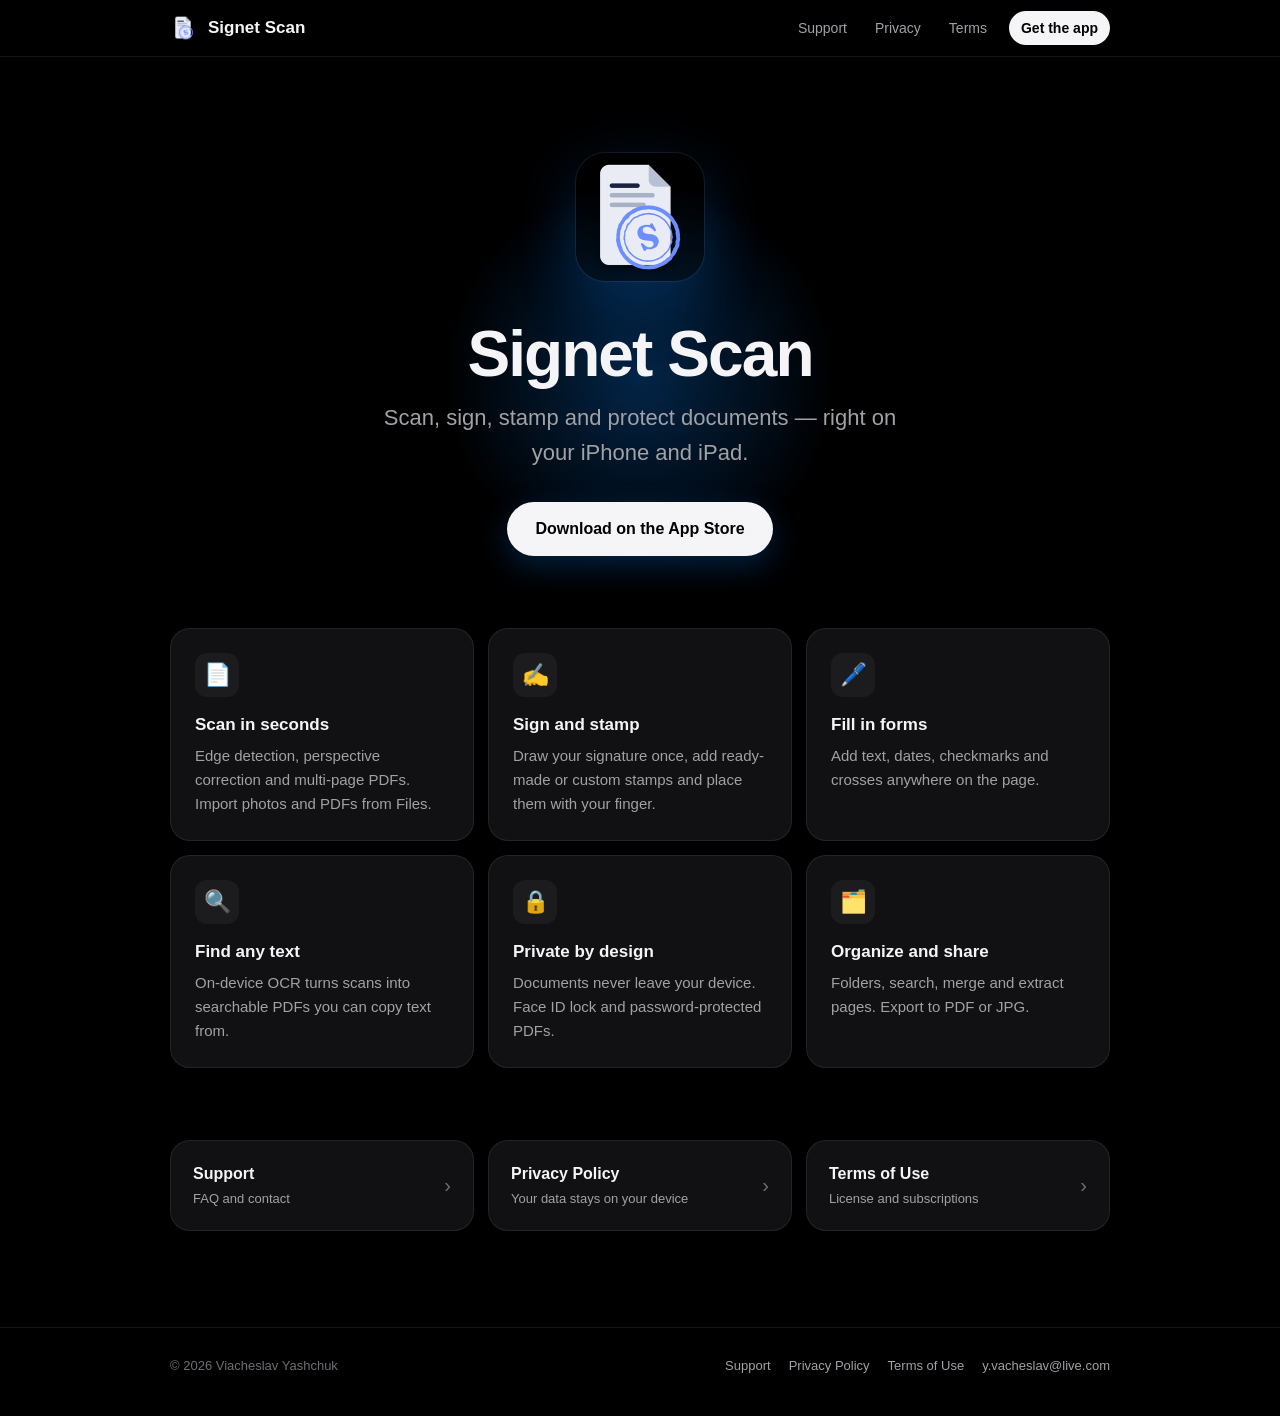
<file: index.html>
<!DOCTYPE html>
<html lang="en">
<head>
<meta charset="UTF-8">
<meta name="viewport" content="width=device-width, initial-scale=1.0">
<meta name="color-scheme" content="dark">
<meta name="theme-color" content="#000000">
<title>Signet Scan — PDF Scanner & OCR</title>
<meta name="description" content="Scan, sign, stamp and protect documents on iPhone and iPad.">
<link rel="icon" type="image/png" href="favicon.png">
<link rel="apple-touch-icon" href="icon.png">
<link rel="stylesheet" href="style.css">
</head>
<body>
<header class="nav">
  <div class="nav-inner">
    <a class="brand" href="./"><img src="icon.png" alt=""><span>Signet Scan</span></a>
    <nav class="links">
      <a href="support">Support</a>
      <a href="privacy-policy">Privacy</a>
      <a href="terms">Terms</a>
      <a class="nav-cta" href="https://apps.apple.com/app/id6822857422">Get the app</a>
    </nav>
  </div>
</header>
<main>
<section class="hero">
  <img class="hero-icon" src="icon.png" alt="Signet Scan app icon">
  <h1>Signet Scan</h1>
  <p class="tagline">Scan, sign, stamp and protect documents — right on your iPhone and iPad.</p>
  <a class="store-btn" href="https://apps.apple.com/app/id6822857422">Download on the App Store</a>
</section>
<section class="features">
  <div class="grid">
    <div class="card"><div class="emoji">📄</div><h3>Scan in seconds</h3><p>Edge detection, perspective correction and multi-page PDFs. Import photos and PDFs from Files.</p></div>
    <div class="card"><div class="emoji">✍️</div><h3>Sign and stamp</h3><p>Draw your signature once, add ready-made or custom stamps and place them with your finger.</p></div>
    <div class="card"><div class="emoji">🖊️</div><h3>Fill in forms</h3><p>Add text, dates, checkmarks and crosses anywhere on the page.</p></div>
    <div class="card"><div class="emoji">🔍</div><h3>Find any text</h3><p>On-device OCR turns scans into searchable PDFs you can copy text from.</p></div>
    <div class="card"><div class="emoji">🔒</div><h3>Private by design</h3><p>Documents never leave your device. Face ID lock and password-protected PDFs.</p></div>
    <div class="card"><div class="emoji">🗂️</div><h3>Organize and share</h3><p>Folders, search, merge and extract pages. Export to PDF or JPG.</p></div>
  </div>
</section>
<section class="link-cards">
  <a class="link-card" href="support"><span><span class="title">Support</span><span class="sub">FAQ and contact</span></span><span class="arrow">›</span></a>
  <a class="link-card" href="privacy-policy"><span><span class="title">Privacy Policy</span><span class="sub">Your data stays on your device</span></span><span class="arrow">›</span></a>
  <a class="link-card" href="terms"><span><span class="title">Terms of Use</span><span class="sub">License and subscriptions</span></span><span class="arrow">›</span></a>
</section>
</main>
<footer>
  <div class="footer-inner">
    <span>© 2026 Viacheslav Yashchuk</span>
    <nav>
      <a href="support">Support</a>
      <a href="privacy-policy">Privacy Policy</a>
      <a href="terms">Terms of Use</a>
      <a href="mailto:y.vacheslav@live.com">y.vacheslav@live.com</a>
    </nav>
  </div>
</footer>
</body>
</html>
</file>
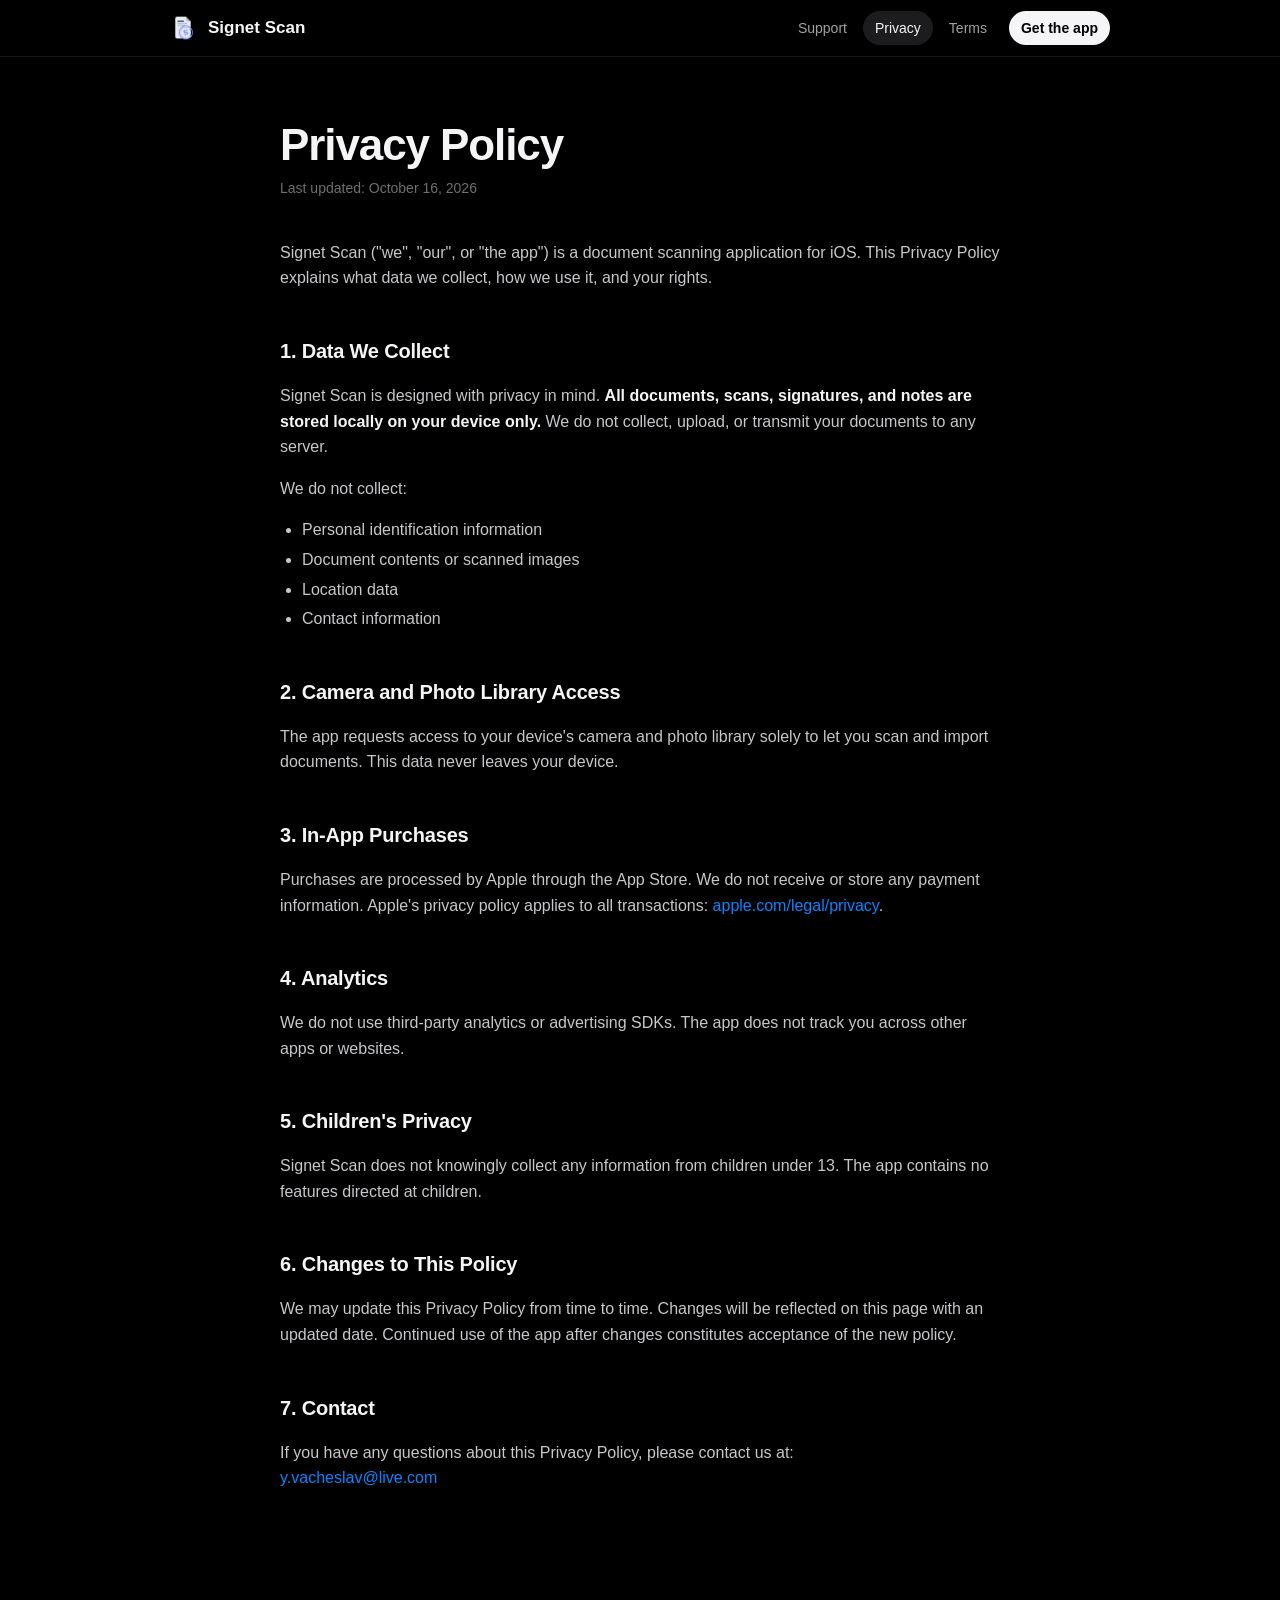
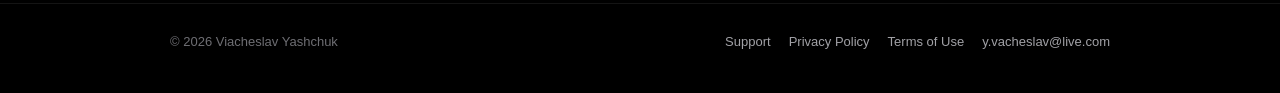
<file: privacy-policy.html>
<!DOCTYPE html>
<html lang="en">
<head>
<meta charset="UTF-8">
<meta name="viewport" content="width=device-width, initial-scale=1.0">
<meta name="color-scheme" content="dark">
<meta name="theme-color" content="#000000">
<title>Privacy Policy – Signet Scan</title>
<meta name="description" content="Privacy Policy for Signet Scan.">
<link rel="icon" type="image/png" href="favicon.png">
<link rel="apple-touch-icon" href="icon.png">
<link rel="stylesheet" href="style.css">
</head>
<body>
<header class="nav">
  <div class="nav-inner">
    <a class="brand" href="./"><img src="icon.png" alt=""><span>Signet Scan</span></a>
    <nav class="links">
      <a href="support">Support</a>
      <a href="privacy-policy" class="active">Privacy</a>
      <a href="terms">Terms</a>
      <a class="nav-cta" href="https://apps.apple.com/app/id6822857422">Get the app</a>
    </nav>
  </div>
</header>
<main>
<article class="doc">
<h1>Privacy Policy</h1>
<p class="updated">Last updated: October 16, 2026</p>

<p>Signet Scan ("we", "our", or "the app") is a document scanning application for iOS. This Privacy Policy explains what data we collect, how we use it, and your rights.</p>

<h2>1. Data We Collect</h2>
<p>Signet Scan is designed with privacy in mind. <strong>All documents, scans, signatures, and notes are stored locally on your device only.</strong> We do not collect, upload, or transmit your documents to any server.</p>
<p>We do not collect:</p>
<ul>
  <li>Personal identification information</li>
  <li>Document contents or scanned images</li>
  <li>Location data</li>
  <li>Contact information</li>
</ul>

<h2>2. Camera and Photo Library Access</h2>
<p>The app requests access to your device's camera and photo library solely to let you scan and import documents. This data never leaves your device.</p>

<h2>3. In-App Purchases</h2>
<p>Purchases are processed by Apple through the App Store. We do not receive or store any payment information. Apple's privacy policy applies to all transactions: <a href="https://www.apple.com/legal/privacy/">apple.com/legal/privacy</a>.</p>

<h2>4. Analytics</h2>
<p>We do not use third-party analytics or advertising SDKs. The app does not track you across other apps or websites.</p>

<h2>5. Children's Privacy</h2>
<p>Signet Scan does not knowingly collect any information from children under 13. The app contains no features directed at children.</p>

<h2>6. Changes to This Policy</h2>
<p>We may update this Privacy Policy from time to time. Changes will be reflected on this page with an updated date. Continued use of the app after changes constitutes acceptance of the new policy.</p>

<h2>7. Contact</h2>
<p>If you have any questions about this Privacy Policy, please contact us at:<br>
<a href="mailto:y.vacheslav@live.com">y.vacheslav@live.com</a></p>
</article>
</main>
<footer>
  <div class="footer-inner">
    <span>© 2026 Viacheslav Yashchuk</span>
    <nav>
      <a href="support">Support</a>
      <a href="privacy-policy">Privacy Policy</a>
      <a href="terms">Terms of Use</a>
      <a href="mailto:y.vacheslav@live.com">y.vacheslav@live.com</a>
    </nav>
  </div>
</footer>
</body>
</html>
</file>
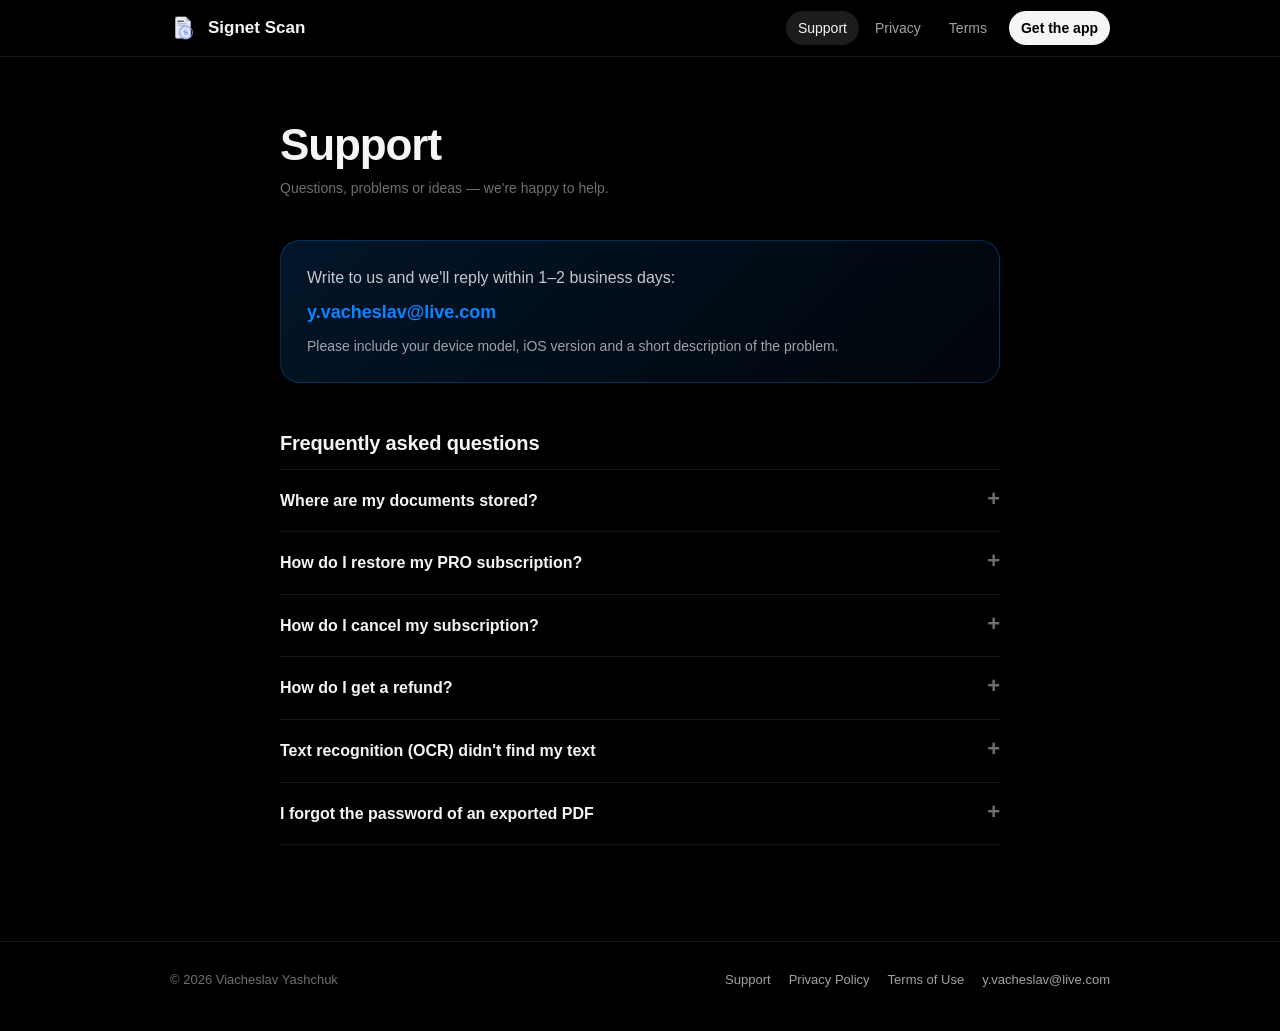
<file: support.html>
<!DOCTYPE html>
<html lang="en">
<head>
<meta charset="UTF-8">
<meta name="viewport" content="width=device-width, initial-scale=1.0">
<meta name="color-scheme" content="dark">
<meta name="theme-color" content="#000000">
<title>Support – Signet Scan</title>
<meta name="description" content="Help and contact for Signet Scan.">
<link rel="icon" type="image/png" href="favicon.png">
<link rel="apple-touch-icon" href="icon.png">
<link rel="stylesheet" href="style.css">
</head>
<body>
<header class="nav">
  <div class="nav-inner">
    <a class="brand" href="./"><img src="icon.png" alt=""><span>Signet Scan</span></a>
    <nav class="links">
      <a href="support" class="active">Support</a>
      <a href="privacy-policy">Privacy</a>
      <a href="terms">Terms</a>
      <a class="nav-cta" href="https://apps.apple.com/app/id6822857422">Get the app</a>
    </nav>
  </div>
</header>
<main>
<article class="doc">
<h1>Support</h1>
<p class="lead">Questions, problems or ideas — we're happy to help.</p>

<div class="contact">
  <p>Write to us and we'll reply within 1–2 business days:</p>
  <p><a class="mail" href="mailto:y.vacheslav@live.com">y.vacheslav@live.com</a></p>
  <p style="color:var(--muted);font-size:14px">Please include your device model, iOS version and a short description of the problem.</p>
</div>

<h2>Frequently asked questions</h2>
<div class="faq">
<details><summary>Where are my documents stored?</summary>
<p>All documents, signatures and stamps are stored only on your device. Nothing is uploaded to a server. If you delete the app, your documents are deleted too — export important files to Files or iCloud Drive first.</p></details>
<details><summary>How do I restore my PRO subscription?</summary>
<p>Open Signet Scan → Settings → Restore Purchases. Make sure you are signed in with the same Apple ID you used to subscribe.</p></details>
<details><summary>How do I cancel my subscription?</summary>
<p>Open the Settings app on your iPhone → tap your name → Subscriptions → Signet Scan → Cancel Subscription. Cancel at least 24 hours before the end of the current period to avoid being charged for the next one.</p></details>
<details><summary>How do I get a refund?</summary>
<p>Refunds are handled by Apple. Request one at <a href="https://reportaproblem.apple.com">reportaproblem.apple.com</a>.</p></details>
<details><summary>Text recognition (OCR) didn't find my text</summary>
<p>Scan in good light, keep the page flat and fill the frame. Higher-contrast filters (Black &amp; White) usually give the best results.</p></details>
<details><summary>I forgot the password of an exported PDF</summary>
<p>Passwords are not stored anywhere and cannot be recovered. Export the document again from the app — the original in the app is not password-protected.</p></details>
</div>
</article>
</main>
<footer>
  <div class="footer-inner">
    <span>© 2026 Viacheslav Yashchuk</span>
    <nav>
      <a href="support">Support</a>
      <a href="privacy-policy">Privacy Policy</a>
      <a href="terms">Terms of Use</a>
      <a href="mailto:y.vacheslav@live.com">y.vacheslav@live.com</a>
    </nav>
  </div>
</footer>
</body>
</html>
</file>
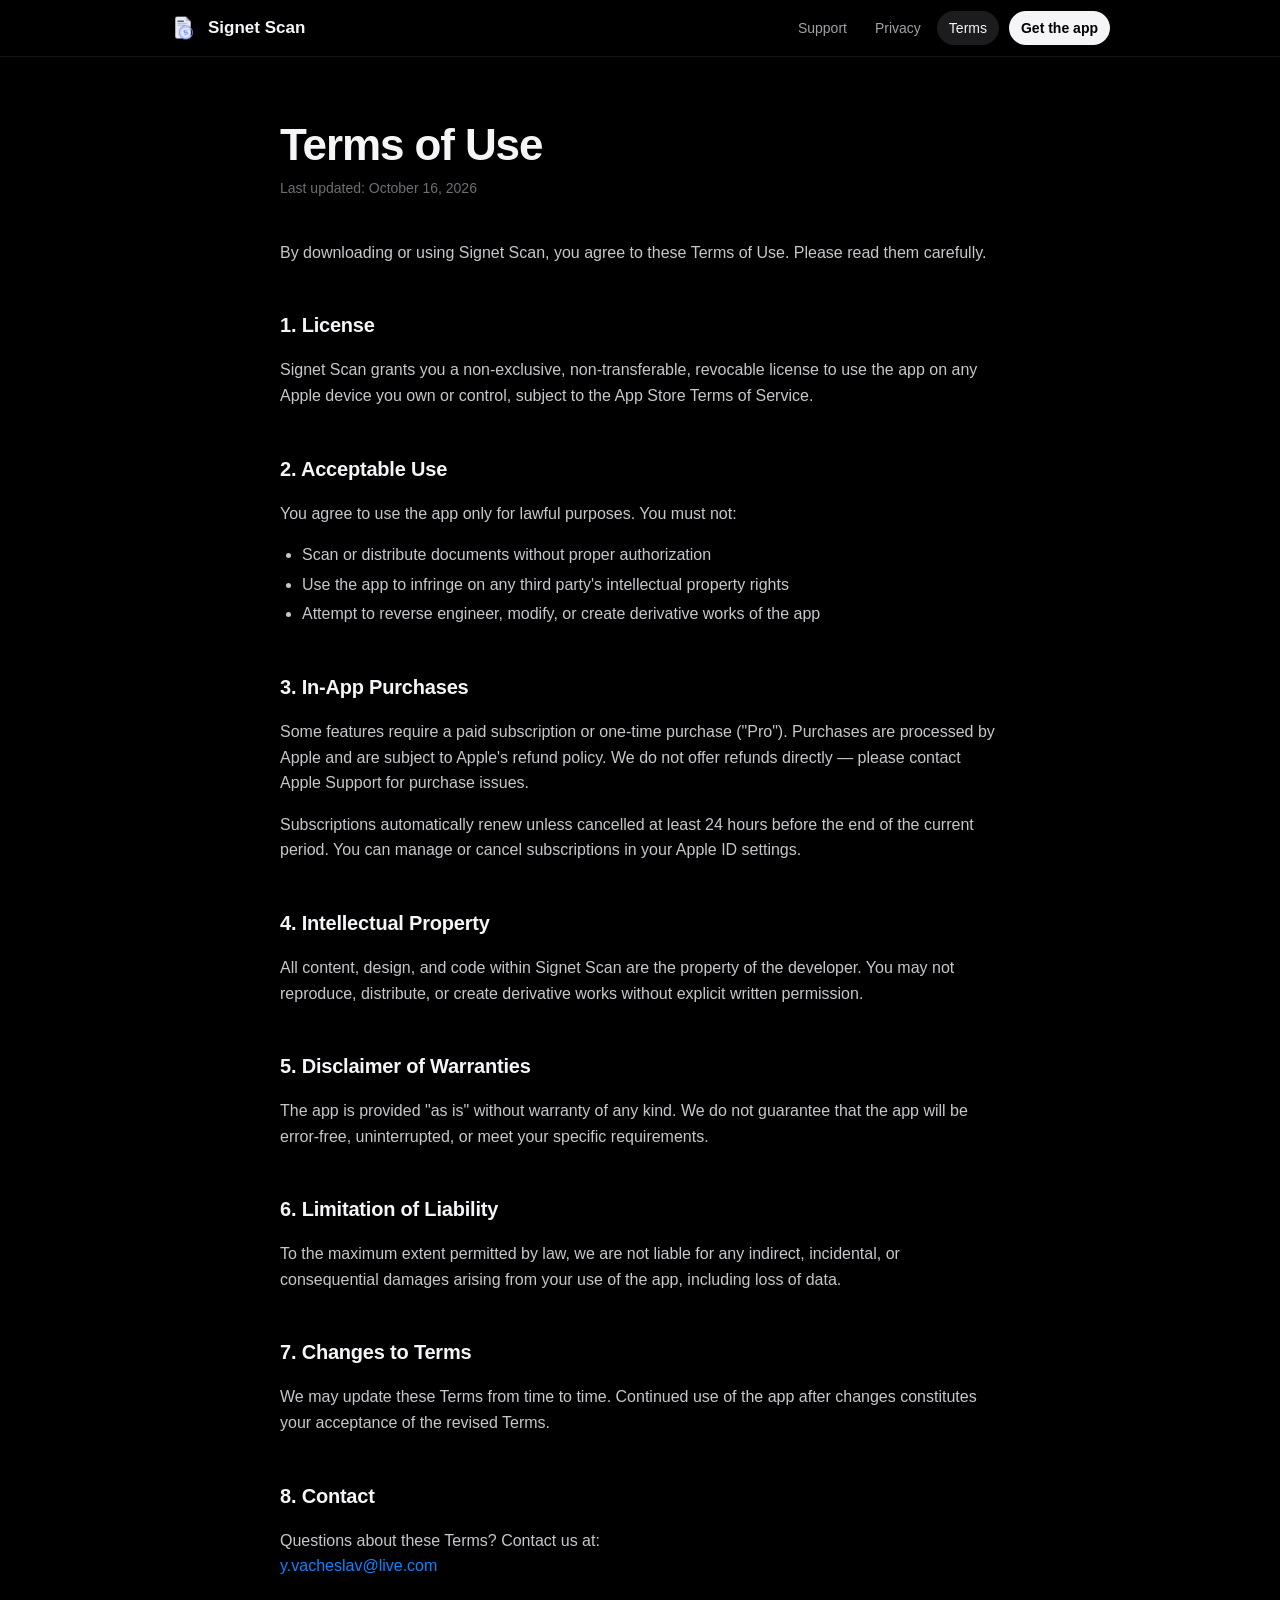
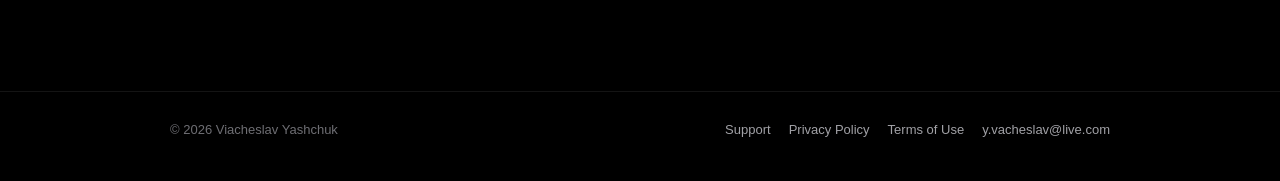
<file: terms.html>
<!DOCTYPE html>
<html lang="en">
<head>
<meta charset="UTF-8">
<meta name="viewport" content="width=device-width, initial-scale=1.0">
<meta name="color-scheme" content="dark">
<meta name="theme-color" content="#000000">
<title>Terms of Use – Signet Scan</title>
<meta name="description" content="Terms of Use for Signet Scan.">
<link rel="icon" type="image/png" href="favicon.png">
<link rel="apple-touch-icon" href="icon.png">
<link rel="stylesheet" href="style.css">
</head>
<body>
<header class="nav">
  <div class="nav-inner">
    <a class="brand" href="./"><img src="icon.png" alt=""><span>Signet Scan</span></a>
    <nav class="links">
      <a href="support">Support</a>
      <a href="privacy-policy">Privacy</a>
      <a href="terms" class="active">Terms</a>
      <a class="nav-cta" href="https://apps.apple.com/app/id6822857422">Get the app</a>
    </nav>
  </div>
</header>
<main>
<article class="doc">
<h1>Terms of Use</h1>
<p class="updated">Last updated: October 16, 2026</p>

<p>By downloading or using Signet Scan, you agree to these Terms of Use. Please read them carefully.</p>

<h2>1. License</h2>
<p>Signet Scan grants you a non-exclusive, non-transferable, revocable license to use the app on any Apple device you own or control, subject to the App Store Terms of Service.</p>

<h2>2. Acceptable Use</h2>
<p>You agree to use the app only for lawful purposes. You must not:</p>
<ul>
  <li>Scan or distribute documents without proper authorization</li>
  <li>Use the app to infringe on any third party's intellectual property rights</li>
  <li>Attempt to reverse engineer, modify, or create derivative works of the app</li>
</ul>

<h2>3. In-App Purchases</h2>
<p>Some features require a paid subscription or one-time purchase ("Pro"). Purchases are processed by Apple and are subject to Apple's refund policy. We do not offer refunds directly — please contact Apple Support for purchase issues.</p>
<p>Subscriptions automatically renew unless cancelled at least 24 hours before the end of the current period. You can manage or cancel subscriptions in your Apple ID settings.</p>

<h2>4. Intellectual Property</h2>
<p>All content, design, and code within Signet Scan are the property of the developer. You may not reproduce, distribute, or create derivative works without explicit written permission.</p>

<h2>5. Disclaimer of Warranties</h2>
<p>The app is provided "as is" without warranty of any kind. We do not guarantee that the app will be error-free, uninterrupted, or meet your specific requirements.</p>

<h2>6. Limitation of Liability</h2>
<p>To the maximum extent permitted by law, we are not liable for any indirect, incidental, or consequential damages arising from your use of the app, including loss of data.</p>

<h2>7. Changes to Terms</h2>
<p>We may update these Terms from time to time. Continued use of the app after changes constitutes your acceptance of the revised Terms.</p>

<h2>8. Contact</h2>
<p>Questions about these Terms? Contact us at:<br>
<a href="mailto:y.vacheslav@live.com">y.vacheslav@live.com</a></p>
</article>
</main>
<footer>
  <div class="footer-inner">
    <span>© 2026 Viacheslav Yashchuk</span>
    <nav>
      <a href="support">Support</a>
      <a href="privacy-policy">Privacy Policy</a>
      <a href="terms">Terms of Use</a>
      <a href="mailto:y.vacheslav@live.com">y.vacheslav@live.com</a>
    </nav>
  </div>
</footer>
</body>
</html>
</file>
<file: style.css>
:root {
  --bg: #000;
  --surface: #111113;
  --surface-2: #1c1c1e;
  --border: rgba(255,255,255,0.08);
  --text: #f5f5f7;
  --muted: #a1a1a6;
  --faint: #6e6e73;
  --accent: #0a84ff;
  --accent-soft: rgba(10,132,255,0.14);
  --radius: 20px;
}
* { box-sizing: border-box; }
html { -webkit-text-size-adjust: 100%; }
body {
  margin: 0; background: var(--bg); color: var(--text);
  font-family: -apple-system, BlinkMacSystemFont, "SF Pro Text", "Segoe UI", Roboto, sans-serif;
  line-height: 1.6; -webkit-font-smoothing: antialiased;
}
a { color: var(--accent); text-decoration: none; }
a:hover { text-decoration: underline; }

/* Nav */
.nav {
  position: sticky; top: 0; z-index: 10;
  background: rgba(0,0,0,0.72);
  backdrop-filter: saturate(180%) blur(20px); -webkit-backdrop-filter: saturate(180%) blur(20px);
  border-bottom: 1px solid var(--border);
}
.nav-inner {
  max-width: 980px; margin: 0 auto; padding: 0 20px;
  height: 56px; display: flex; align-items: center; justify-content: space-between; gap: 16px;
}
.brand { display: flex; align-items: center; gap: 10px; color: var(--text); font-weight: 600; font-size: 17px; }
.brand:hover { text-decoration: none; }
.brand img { width: 28px; height: 28px; border-radius: 7px; }
.links { display: flex; gap: 4px; }
.links a {
  color: var(--muted); font-size: 14px; padding: 6px 12px; border-radius: 999px; white-space: nowrap;
}
.links a:hover { color: var(--text); background: var(--surface-2); text-decoration: none; }
.links a.active { color: var(--text); background: var(--surface-2); }

/* Layout */
main { max-width: 980px; margin: 0 auto; padding: 0 20px; }

/* Hero */
.hero { position: relative; text-align: center; padding: 96px 0 72px; }
.hero::before {
  content: ""; position: absolute; left: 50%; top: 40px; width: 560px; height: 560px; max-width: 100vw;
  transform: translateX(-50%);
  background: radial-gradient(closest-side, rgba(10,132,255,0.28), rgba(10,132,255,0) 70%);
  pointer-events: none; z-index: -1;
}
.hero-icon {
  width: 128px; height: 128px; border-radius: 29px;
  box-shadow: 0 20px 60px rgba(10,132,255,0.25), 0 0 0 1px var(--border);
}
.hero h1 { font-size: clamp(40px, 7vw, 64px); line-height: 1.05; letter-spacing: -0.03em; margin: 32px 0 12px; font-weight: 700; }
.hero p.tagline { font-size: clamp(18px, 2.4vw, 22px); color: var(--muted); margin: 0 auto; max-width: 560px; }
.pill {
  display: inline-flex; align-items: center; gap: 8px; margin-top: 32px;
  padding: 10px 18px; border-radius: 999px; font-size: 14px; font-weight: 500;
  background: var(--accent-soft); color: #64b5ff; border: 1px solid rgba(10,132,255,0.3);
}
.pill .dot { width: 7px; height: 7px; border-radius: 50%; background: var(--accent); box-shadow: 0 0 10px var(--accent); }

/* Features */
.section-title { font-size: 28px; letter-spacing: -0.02em; margin: 0 0 24px; text-align: center; }
.grid { display: grid; grid-template-columns: repeat(auto-fit, minmax(260px, 1fr)); gap: 14px; }
.card {
  background: var(--surface); border: 1px solid var(--border); border-radius: var(--radius);
  padding: 24px;
}
.card .emoji {
  width: 44px; height: 44px; border-radius: 12px; display: grid; place-items: center;
  background: var(--surface-2); font-size: 22px; margin-bottom: 14px;
}
.card h3 { margin: 0 0 6px; font-size: 17px; }
.card p { margin: 0; color: var(--muted); font-size: 15px; }
.features { padding-bottom: 72px; }

/* Link cards */
.link-cards { display: grid; grid-template-columns: repeat(auto-fit, minmax(220px, 1fr)); gap: 14px; padding-bottom: 96px; }
a.link-card {
  display: flex; justify-content: space-between; align-items: center; gap: 12px;
  background: var(--surface); border: 1px solid var(--border); border-radius: var(--radius);
  padding: 20px 22px; color: var(--text); transition: background .2s, border-color .2s, transform .2s;
}
a.link-card:hover { background: var(--surface-2); border-color: rgba(255,255,255,0.16); text-decoration: none; transform: translateY(-2px); }
a.link-card span.title { font-weight: 600; font-size: 16px; }
a.link-card span.sub { display: block; color: var(--muted); font-size: 13px; font-weight: 400; margin-top: 2px; }
a.link-card .arrow { color: var(--faint); font-size: 20px; }

/* Document pages */
.doc { max-width: 720px; margin: 0 auto; padding: 64px 0 96px; }
.doc h1 { font-size: clamp(32px, 5vw, 44px); letter-spacing: -0.025em; line-height: 1.1; margin: 0 0 8px; }
.doc .updated, .doc .lead { color: var(--faint); font-size: 14px; margin: 0 0 40px; }
.doc h2 { font-size: 20px; letter-spacing: -0.01em; margin: 44px 0 10px; }
.doc p, .doc li { color: #c7c7cc; font-size: 16px; }
.doc strong { color: var(--text); }
.doc ul { padding-left: 22px; }
.doc li { margin: 4px 0; }
.contact {
  background: linear-gradient(135deg, rgba(10,132,255,0.16), rgba(10,132,255,0.04));
  border: 1px solid rgba(10,132,255,0.28); border-radius: var(--radius); padding: 24px 26px; margin: 0 0 40px;
}
.contact p { margin: 0 0 8px; }
.contact p:last-child { margin: 0; }
.contact a.mail { font-size: 18px; font-weight: 600; }
.faq { border-top: 1px solid var(--border); }
.faq details { border-bottom: 1px solid var(--border); padding: 18px 0; }
.faq summary { cursor: pointer; font-weight: 600; font-size: 16px; list-style: none; display: flex; justify-content: space-between; gap: 16px; }
.faq summary::-webkit-details-marker { display: none; }
.faq summary::after { content: "+"; color: var(--faint); font-size: 22px; line-height: 1; transition: transform .2s; }
.faq details[open] summary::after { transform: rotate(45deg); }
.faq details p { margin: 10px 0 0; }

/* Footer */
footer { border-top: 1px solid var(--border); }
.footer-inner {
  max-width: 980px; margin: 0 auto; padding: 28px 20px 40px;
  display: flex; flex-wrap: wrap; justify-content: space-between; gap: 12px; color: var(--faint); font-size: 13px;
}
.footer-inner nav { display: flex; gap: 18px; flex-wrap: wrap; }
.footer-inner nav a { color: var(--muted); }

@media (max-width: 560px) {
  .brand span { display: none; }
  .links a { padding: 6px 10px; font-size: 13px; }
  .hero { padding: 64px 0 56px; }
  .hero-icon { width: 104px; height: 104px; border-radius: 24px; }
  .doc { padding: 44px 0 72px; }
}

.store-btn {
  display: inline-flex; align-items: center; justify-content: center; margin-top: 32px;
  padding: 14px 28px; border-radius: 999px; font-size: 16px; font-weight: 600;
  background: var(--text); color: #000; transition: transform .2s, box-shadow .2s;
  box-shadow: 0 10px 30px rgba(10,132,255,0.25);
}
.store-btn:hover { text-decoration: none; transform: translateY(-2px); box-shadow: 0 14px 40px rgba(10,132,255,0.35); }

.links a.nav-cta { background: var(--text); color: #000; font-weight: 600; margin-left: 6px; }
.links a.nav-cta:hover { background: #fff; color: #000; }
@media (max-width: 560px) { .links a.nav-cta { margin-left: 2px; } }
</file>
